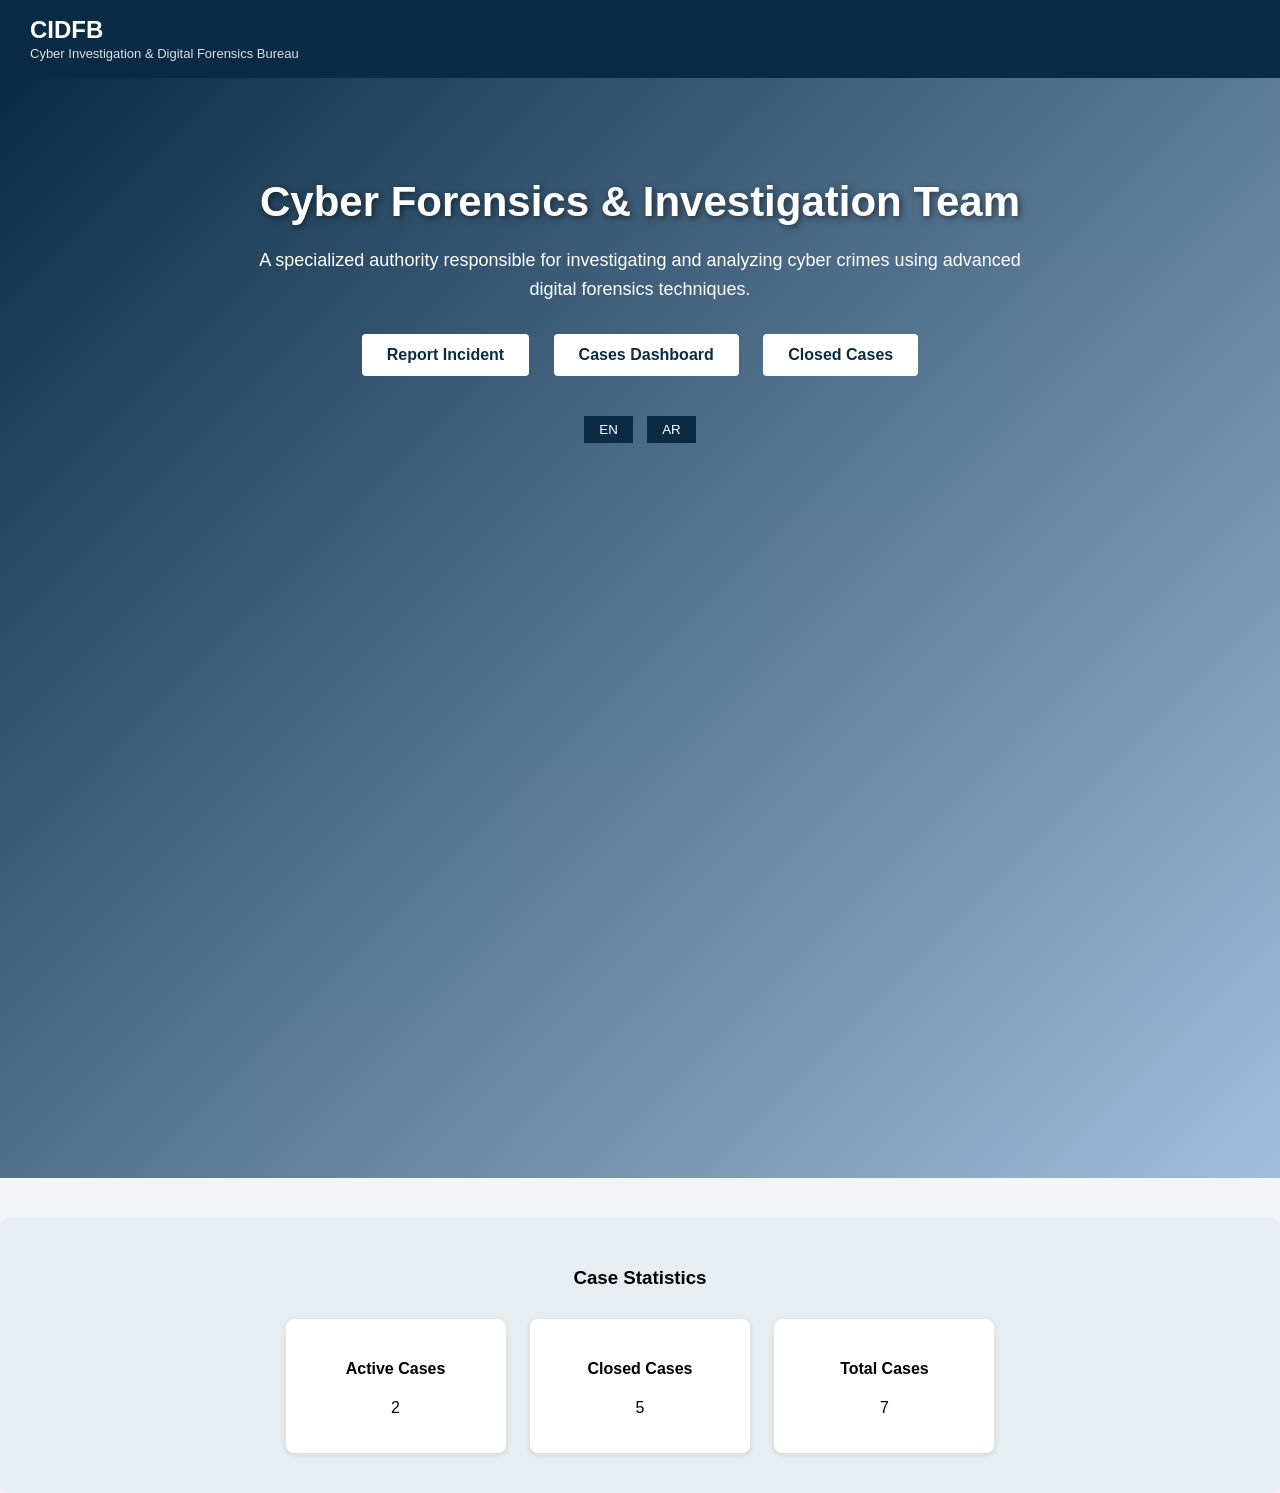
<file: index.html>
<!DOCTYPE html>
<html lang="en">
<head>
  <meta name="viewport" content="width=device-width, initial-scale=1.0">
  <meta charset="UTF-8">
  <title>CIDFB | Home</title>
  <link rel="stylesheet" href="style.css">
  <script>
    function switchLang(lang) {
      document.querySelectorAll('.lang-en').forEach(el => el.style.display = lang==='en'?'block':'none');
      document.querySelectorAll('.lang-ar').forEach(el => el.style.display = lang==='ar'?'block':'none');
    }
  </script>
</head>
<body>

<header>
  <h1>CIDFB</h1>
  <span>Cyber Investigation & Digital Forensics Bureau</span>
</header>

<section class="home-hero">
  <h2 class="main-title lang-en">Cyber Forensics & Investigation Team</h2>
  <h2 class="main-title lang-ar">فريق التحقيق والأدلة الجنائية الرقمية</h2>

  <p class="lang-en">
    A specialized authority responsible for investigating and analyzing cyber crimes
    using advanced digital forensics techniques.
  </p>

  <p class="lang-ar">
    جهة متخصصة مسؤولة عن التحقيق وتحليل الجرائم الإلكترونية
    باستخدام تقنيات الأدلة الجنائية الرقمية المتقدمة.
  </p>

  <div class="home-buttons">
    <a href="report.html">Report Incident</a>
    <a href="dashbord.html">Cases Dashboard</a>
    <a href="archive.html">Closed Cases</a>
  </div>

  <div class="lang-switch">
    <button onclick="switchLang('en')">EN</button>
    <button onclick="switchLang('ar')">AR</button>
  </div>
</section>

<section class="stats-section">
  <h3 class="lang-en">Case Statistics</h3>
  <h3 class="lang-ar">إحصائيات القضايا</h3>

  <div class="stat-card">
    <h4 class="lang-en">Active Cases</h4>
    <h4 class="lang-ar">القضايا النشطة</h4>
    <p>2</p>
  </div>

  <div class="stat-card">
    <h4 class="lang-en">Closed Cases</h4>
    <h4 class="lang-ar">القضايا المغلقة</h4>
    <p>5</p>
  </div>

  <div class="stat-card">
    <h4 class="lang-en">Total Cases</h4>
    <h4 class="lang-ar">إجمالي القضايا</h4>
    <p>7</p>
  </div>
</section>

</body>
</html>
</file>
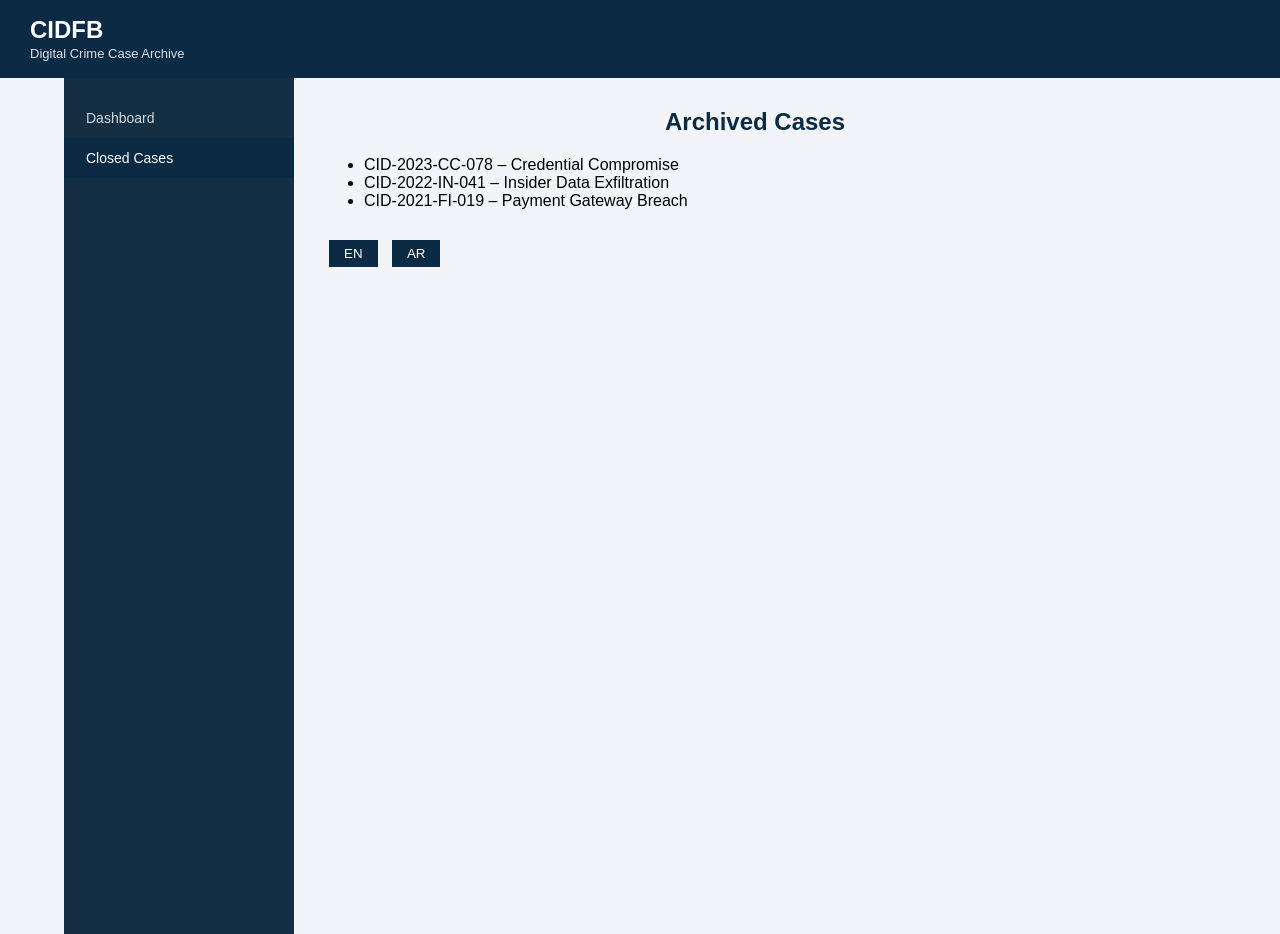
<file: archive.html>
<!DOCTYPE html>
<html lang="en">
<head>
  <meta name="viewport" content="width=device-width, initial-scale=1.0">
  <meta charset="UTF-8">
  <title>Closed Investigations</title>
  <link rel="stylesheet" href="style.css">
  <script>
    function switchLang(lang) {
      document.querySelectorAll('.lang-en').forEach(el => el.style.display = lang==='en'?'block':'none');
      document.querySelectorAll('.lang-ar').forEach(el => el.style.display = lang==='ar'?'block':'none');
    }
  </script>
</head>
<body>

<header>
  <h1>CIDFB</h1>
  <span>Digital Crime Case Archive</span>
</header>

<div class="container">

  <aside class="sidebar">
    <a href="dashbord.html">Dashboard</a>
    <a class="active">Closed Cases</a>
  </aside>

  <main>
    <h2 class="lang-en">Archived Cases</h2>
    <h2 class="lang-ar">القضايا المغلقة</h2>

    <ul class="archive-list">
      <li class="lang-en">CID-2023-CC-078 – Credential Compromise</li>
      <li class="lang-ar">CID-2023-CC-078 – تسريب بيانات الاعتماد</li>
      <li class="lang-en">CID-2022-IN-041 – Insider Data Exfiltration</li>
      <li class="lang-ar">CID-2022-IN-041 – تسريب بيانات داخلي</li>
      <li class="lang-en">CID-2021-FI-019 – Payment Gateway Breach</li>
      <li class="lang-ar">CID-2021-FI-019 – اختراق بوابة الدفع</li>
    </ul>

    <div class="lang-switch">
      <button onclick="switchLang('en')">EN</button>
      <button onclick="switchLang('ar')">AR</button>
    </div>

  </main>
</div>

</body>
</html>
</file>
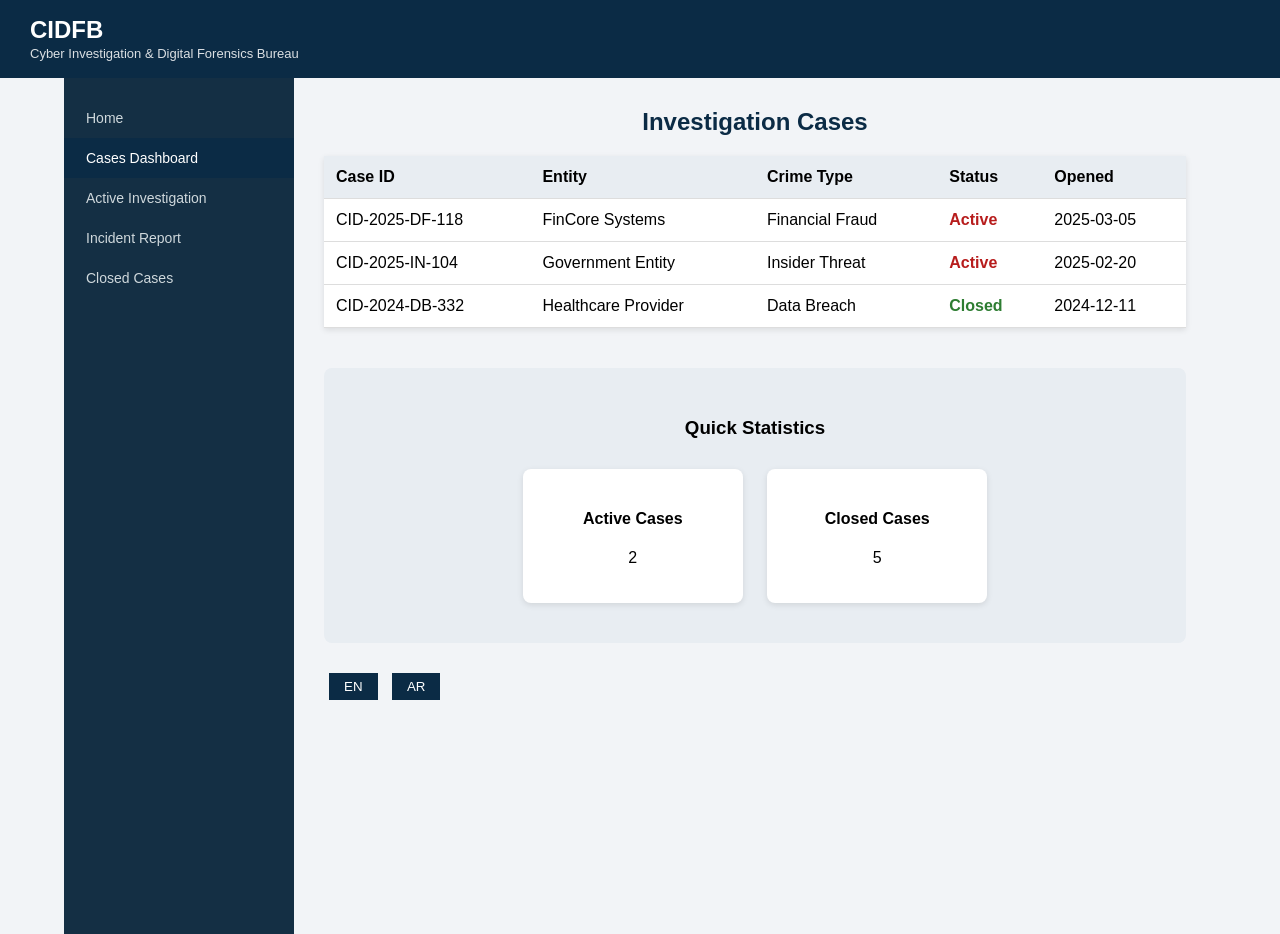
<file: case.html>
<!DOCTYPE html>
<html lang="en">
<head>
  <meta name="viewport" content="width=device-width, initial-scale=1.0">
  <meta charset="UTF-8">
  <title>CIDFB | Cases Dashboard</title>
  <link rel="stylesheet" href="style.css">
  <script>
    function switchLang(lang) {
      document.querySelectorAll('.lang-en').forEach(el => el.style.display = lang==='en'?'block':'none');
      document.querySelectorAll('.lang-ar').forEach(el => el.style.display = lang==='ar'?'block':'none');
    }
  </script>
</head>
<body>

<header>
  <h1>CIDFB</h1>
  <span>Cyber Investigation & Digital Forensics Bureau</span>
</header>

<div class="container">

  <aside class="sidebar">
    <a href="index.html">Home</a>
    <a class="active">Cases Dashboard</a>
    <a href="case.html">Active Investigation</a>
    <a href="report.html">Incident Report</a>
    <a href="archive.html">Closed Cases</a>
  </aside>

  <main>
    <h2 class="lang-en">Investigation Cases</h2>
    <h2 class="lang-ar">قائمة القضايا</h2>

    <table>
      <tr>
        <th class="lang-en">Case ID</th>
        <th class="lang-ar">رقم القضية</th>
        <th class="lang-en">Entity</th>
        <th class="lang-ar">الجهة</th>
        <th class="lang-en">Crime Type</th>
        <th class="lang-ar">نوع الجريمة</th>
        <th class="lang-en">Status</th>
        <th class="lang-ar">الحالة</th>
        <th class="lang-en">Opened</th>
        <th class="lang-ar">تاريخ الفتح</th>
      </tr>

      <tr>
        <td>CID-2025-DF-118</td>
        <td>FinCore Systems</td>
        <td>Financial Fraud</td>
        <td class="active-status">Active</td>
        <td>2025-03-05</td>
      </tr>

      <tr>
        <td>CID-2025-IN-104</td>
        <td>Government Entity</td>
        <td>Insider Threat</td>
        <td class="active-status">Active</td>
        <td>2025-02-20</td>
      </tr>

      <tr>
        <td>CID-2024-DB-332</td>
        <td>Healthcare Provider</td>
        <td>Data Breach</td>
        <td class="closed-status">Closed</td>
        <td>2024-12-11</td>
      </tr>
    </table>

    <section class="stats-section">
      <h3 class="lang-en">Quick Statistics</h3>
      <h3 class="lang-ar">إحصائيات سريعة</h3>

      <div class="stat-card">
        <h4 class="lang-en">Active Cases</h4>
        <h4 class="lang-ar">القضايا النشطة</h4>
        <p>2</p>
      </div>

      <div class="stat-card">
        <h4 class="lang-en">Closed Cases</h4>
        <h4 class="lang-ar">القضايا المغلقة</h4>
        <p>5</p>
      </div>
    </section>

    <div class="lang-switch">
      <button onclick="switchLang('en')">EN</button>
      <button onclick="switchLang('ar')">AR</button>
    </div>

  </main>
</div>

</body>
</html>
</file>
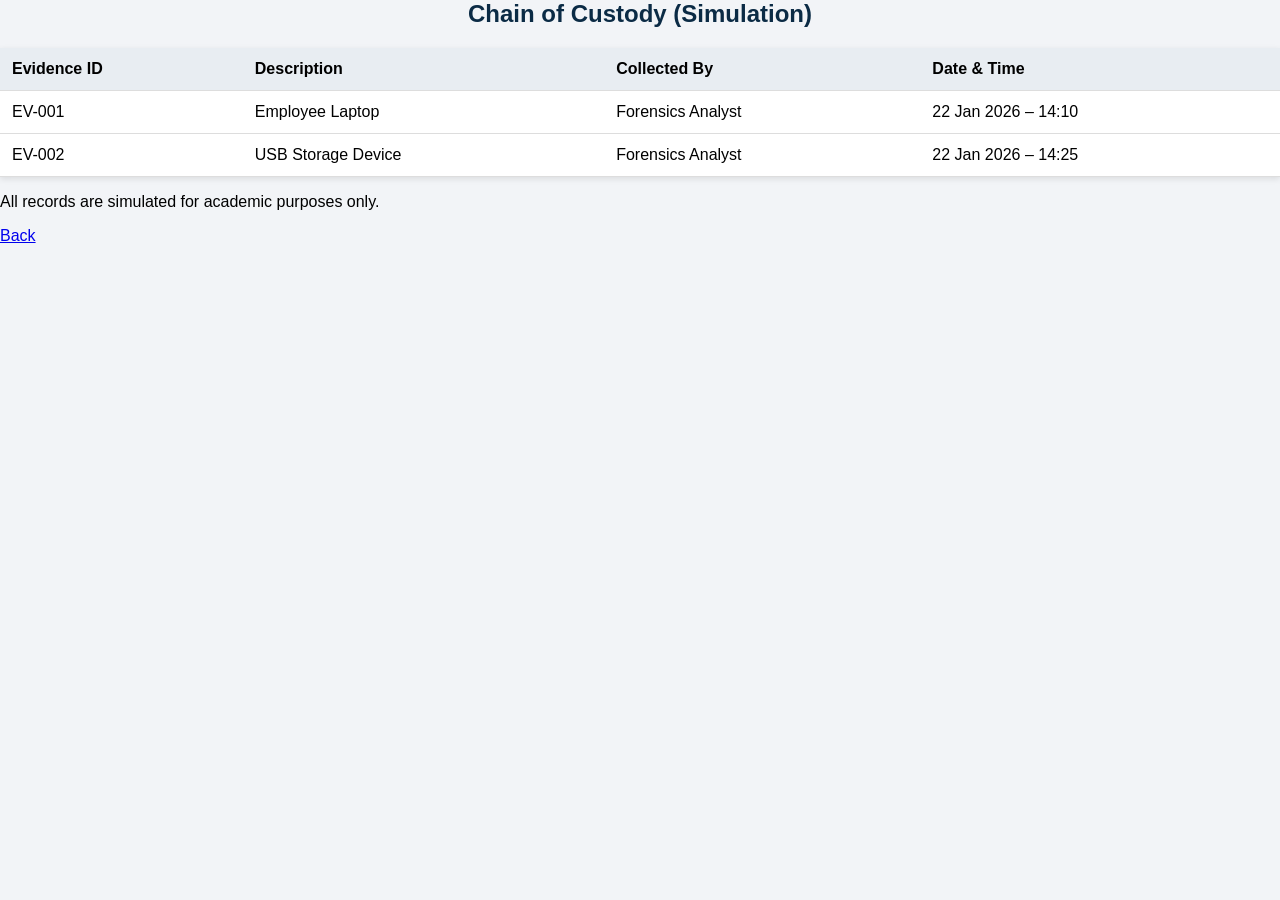
<file: custody.html>
<!DOCTYPE html>
<html lang="en">
<head>
  <meta name="viewport" content="width=device-width, initial-scale=1.0">
  <meta charset="UTF-8">
  <meta name="viewport" content="width=device-width, initial-scale=1.0">
  <title>Chain of Custody</title>
  <link rel="stylesheet" href="style.css">
</head>
<body>

<h2>Chain of Custody (Simulation)</h2>

<table>
<tr>
  <th>Evidence ID</th>
  <th>Description</th>
  <th>Collected By</th>
  <th>Date & Time</th>
</tr>

<tr>
  <td>EV-001</td>
  <td>Employee Laptop</td>
  <td>Forensics Analyst</td>
  <td>22 Jan 2026 – 14:10</td>
</tr>

<tr>
  <td>EV-002</td>
  <td>USB Storage Device</td>
  <td>Forensics Analyst</td>
  <td>22 Jan 2026 – 14:25</td>
</tr>
</table>

<p class="notice">
All records are simulated for academic purposes only.
</p>

<a href="index.html" class="btn">Back</a>

</body>
</html>
</file>
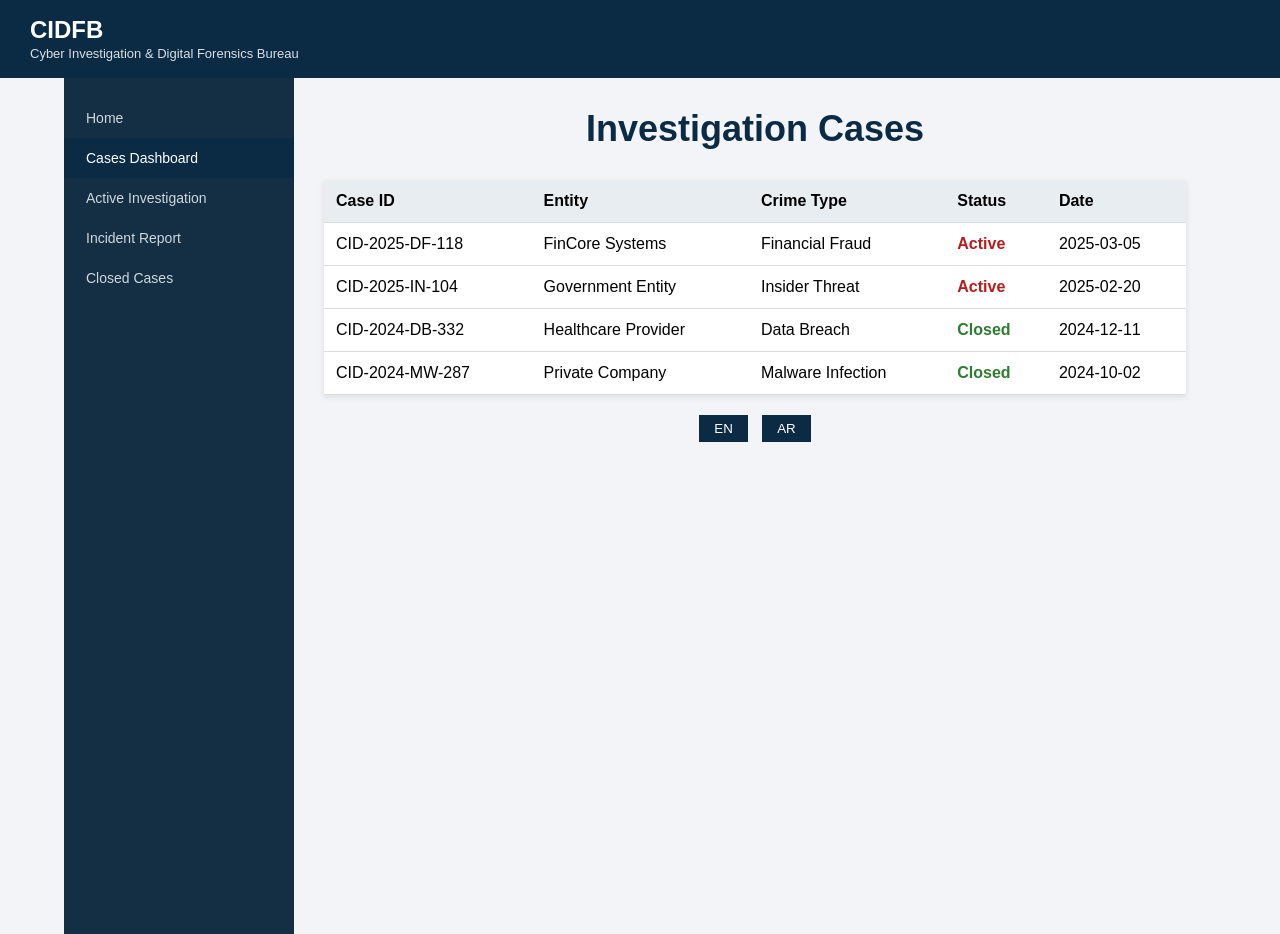
<file: dashbord.html>
<!DOCTYPE html>
<html lang="en">
<head>
  <meta name="viewport" content="width=device-width, initial-scale=1.0">
  <meta charset="UTF-8">
  <title>CIDFB | Cases Dashboard</title>
  <link rel="stylesheet" href="style.css">
  <script>
    function switchLang(lang) {
      document.querySelectorAll('.lang-en').forEach(el => el.style.display = lang==='en'?'block':'none');
      document.querySelectorAll('.lang-ar').forEach(el => el.style.display = lang==='ar'?'block':'none');
    }
  </script>
</head>
<body>

<header>
  <h1>CIDFB</h1>
  <span>Cyber Investigation & Digital Forensics Bureau</span>
</header>

<div class="container">

  <aside class="sidebar">
    <a href="index.html">Home</a>
    <a class="active">Cases Dashboard</a>
    <a href="case.html">Active Investigation</a>
    <a href="report.html">Incident Report</a>
    <a href="archive.html">Closed Cases</a>
  </aside>

  <main>
    <h2 class="lang-en" style="color:#0b2b45; font-size:36px; text-align:center;">Investigation Cases</h2>
    <h2 class="lang-ar" style="color:#0b2b45; font-size:36px; text-align:center;">قائمة القضايا</h2>

    <table>
      <tr>
        <th class="lang-en">Case ID</th>
        <th class="lang-ar">رقم القضية</th>
        <th class="lang-en">Entity</th>
        <th class="lang-ar">الجهة</th>
        <th class="lang-en">Crime Type</th>
        <th class="lang-ar">نوع الجريمة</th>
        <th class="lang-en">Status</th>
        <th class="lang-ar">الحالة</th>
        <th class="lang-en">Date</th>
        <th class="lang-ar">التاريخ </th>
      </tr>

      <tr>
        <td>CID-2025-DF-118</td>
        <td>FinCore Systems</td>
        <td>Financial Fraud</td>
        <td class="active-status">Active</td>
        <td>2025-03-05</td>
      </tr>

      <tr>
        <td>CID-2025-IN-104</td>
        <td>Government Entity</td>
        <td>Insider Threat</td>
        <td class="active-status">Active</td>
        <td>2025-02-20</td>
      </tr>

      <tr>
        <td>CID-2024-DB-332</td>
        <td>Healthcare Provider</td>
        <td>Data Breach</td>
        <td class="closed-status">Closed</td>
        <td>2024-12-11</td>
      </tr>

      <tr>
        <td>CID-2024-MW-287</td>
        <td>Private Company</td>
        <td>Malware Infection</td>
        <td class="closed-status">Closed</td>
        <td>2024-10-02</td>
      </tr>

    </table>

    <div class="lang-switch" style="text-align:center; margin-top:20px;">
      <button onclick="switchLang('en')">EN</button>
      <button onclick="switchLang('ar')">AR</button>
    </div>

  </main>
</div>

</body>

</html>
</file>
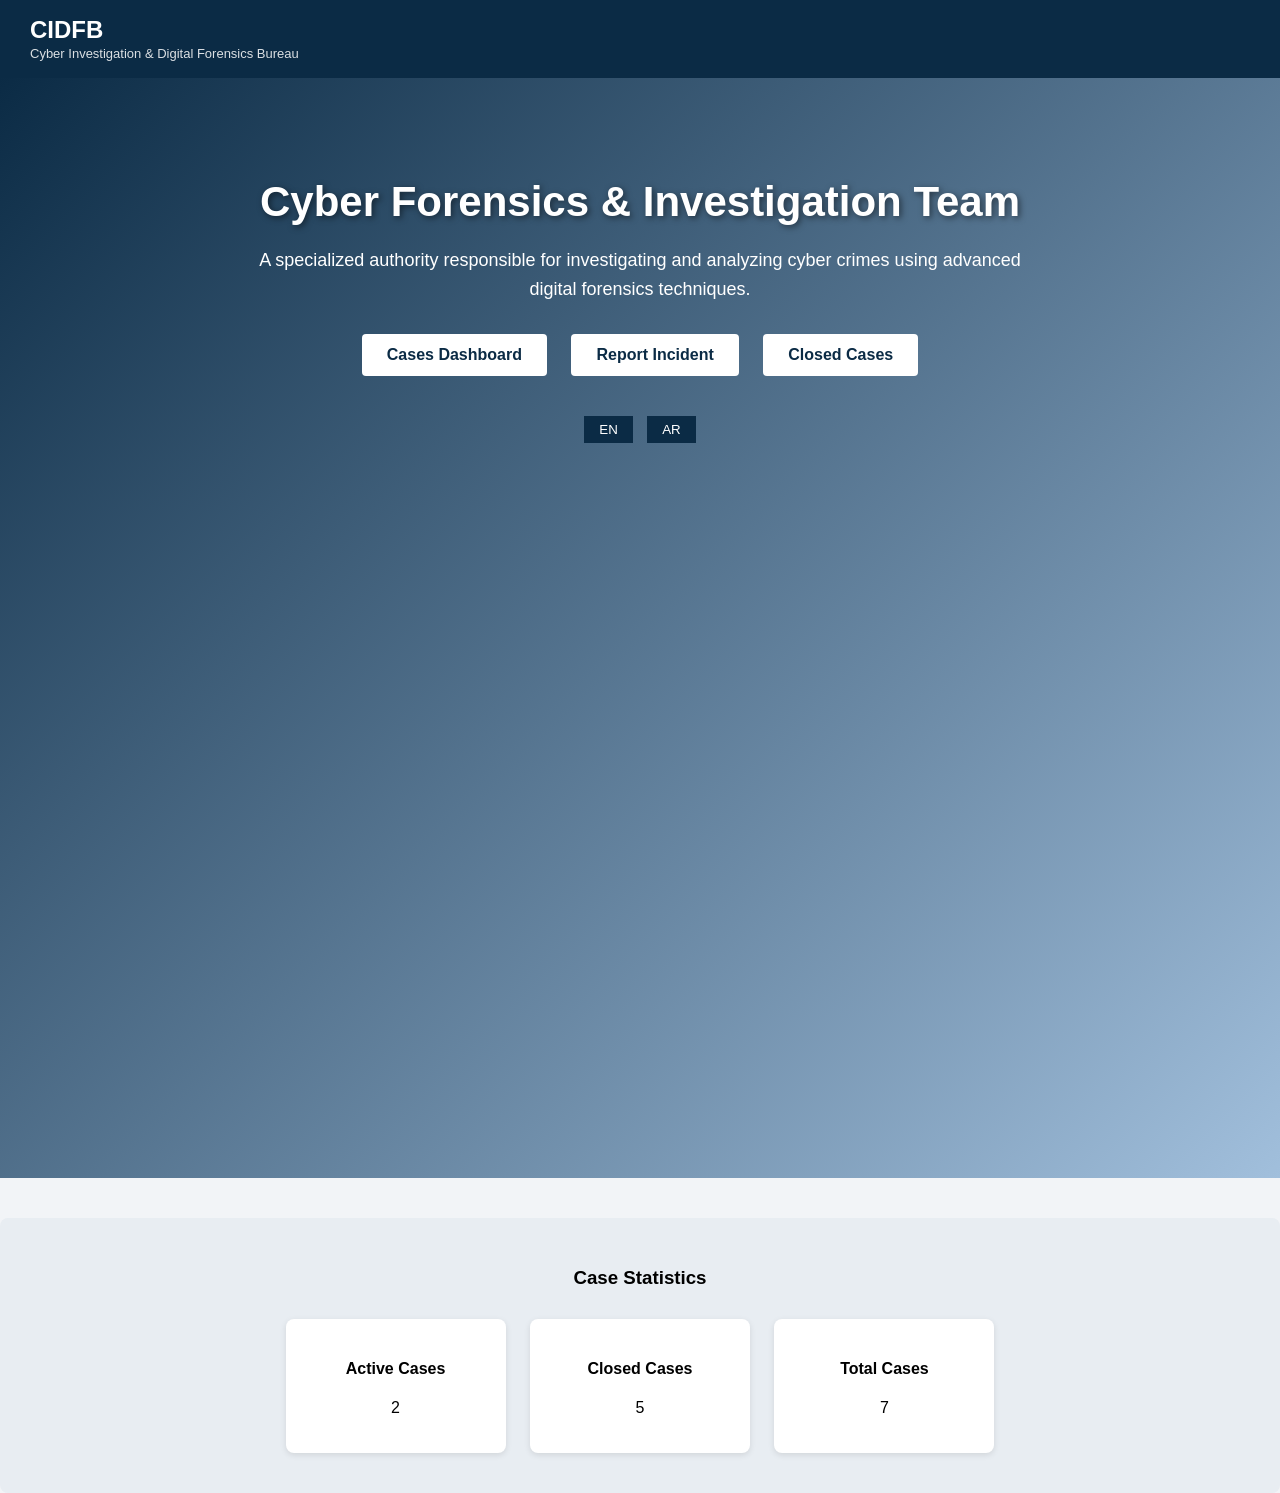
<file: home.html>
<!DOCTYPE html>
<html lang="en">
<head>
  <meta charset="UTF-8">
  <title>CIDFB | Home</title>
  <link rel="stylesheet" href="style.css">
  <script>
    function switchLang(lang) {
      document.querySelectorAll('.lang-en').forEach(el => el.style.display = lang==='en'?'block':'none');
      document.querySelectorAll('.lang-ar').forEach(el => el.style.display = lang==='ar'?'block':'none');
    }
  </script>
</head>
<body>

<header>
  <h1>CIDFB</h1>
  <span>Cyber Investigation & Digital Forensics Bureau</span>
</header>

<section class="home-hero">
  <h2 class="main-title lang-en">Cyber Forensics & Investigation Team</h2>
  <h2 class="main-title lang-ar">فريق التحقيق والأدلة الجنائية الرقمية</h2>

  <p class="lang-en">
    A specialized authority responsible for investigating and analyzing cyber crimes
    using advanced digital forensics techniques.
  </p>

  <p class="lang-ar">
    جهة متخصصة مسؤولة عن التحقيق وتحليل الجرائم الإلكترونية
    باستخدام تقنيات الأدلة الجنائية الرقمية المتقدمة.
  </p>

  <div class="home-buttons">
    <a href="index.html">Cases Dashboard</a>
    <a href="report.html">Report Incident</a>
    <a href="archive.html">Closed Cases</a>
  </div>

  <div class="lang-switch">
    <button onclick="switchLang('en')">EN</button>
    <button onclick="switchLang('ar')">AR</button>
  </div>
</section>

<section class="stats-section">
  <h3 class="lang-en">Case Statistics</h3>
  <h3 class="lang-ar">إحصائيات القضايا</h3>

  <div class="stat-card">
    <h4 class="lang-en">Active Cases</h4>
    <h4 class="lang-ar">القضايا النشطة</h4>
    <p>2</p>
  </div>

  <div class="stat-card">
    <h4 class="lang-en">Closed Cases</h4>
    <h4 class="lang-ar">القضايا المغلقة</h4>
    <p>5</p>
  </div>

  <div class="stat-card">
    <h4 class="lang-en">Total Cases</h4>
    <h4 class="lang-ar">إجمالي القضايا</h4>
    <p>7</p>
  </div>
</section>

</body>
</html>
</file>
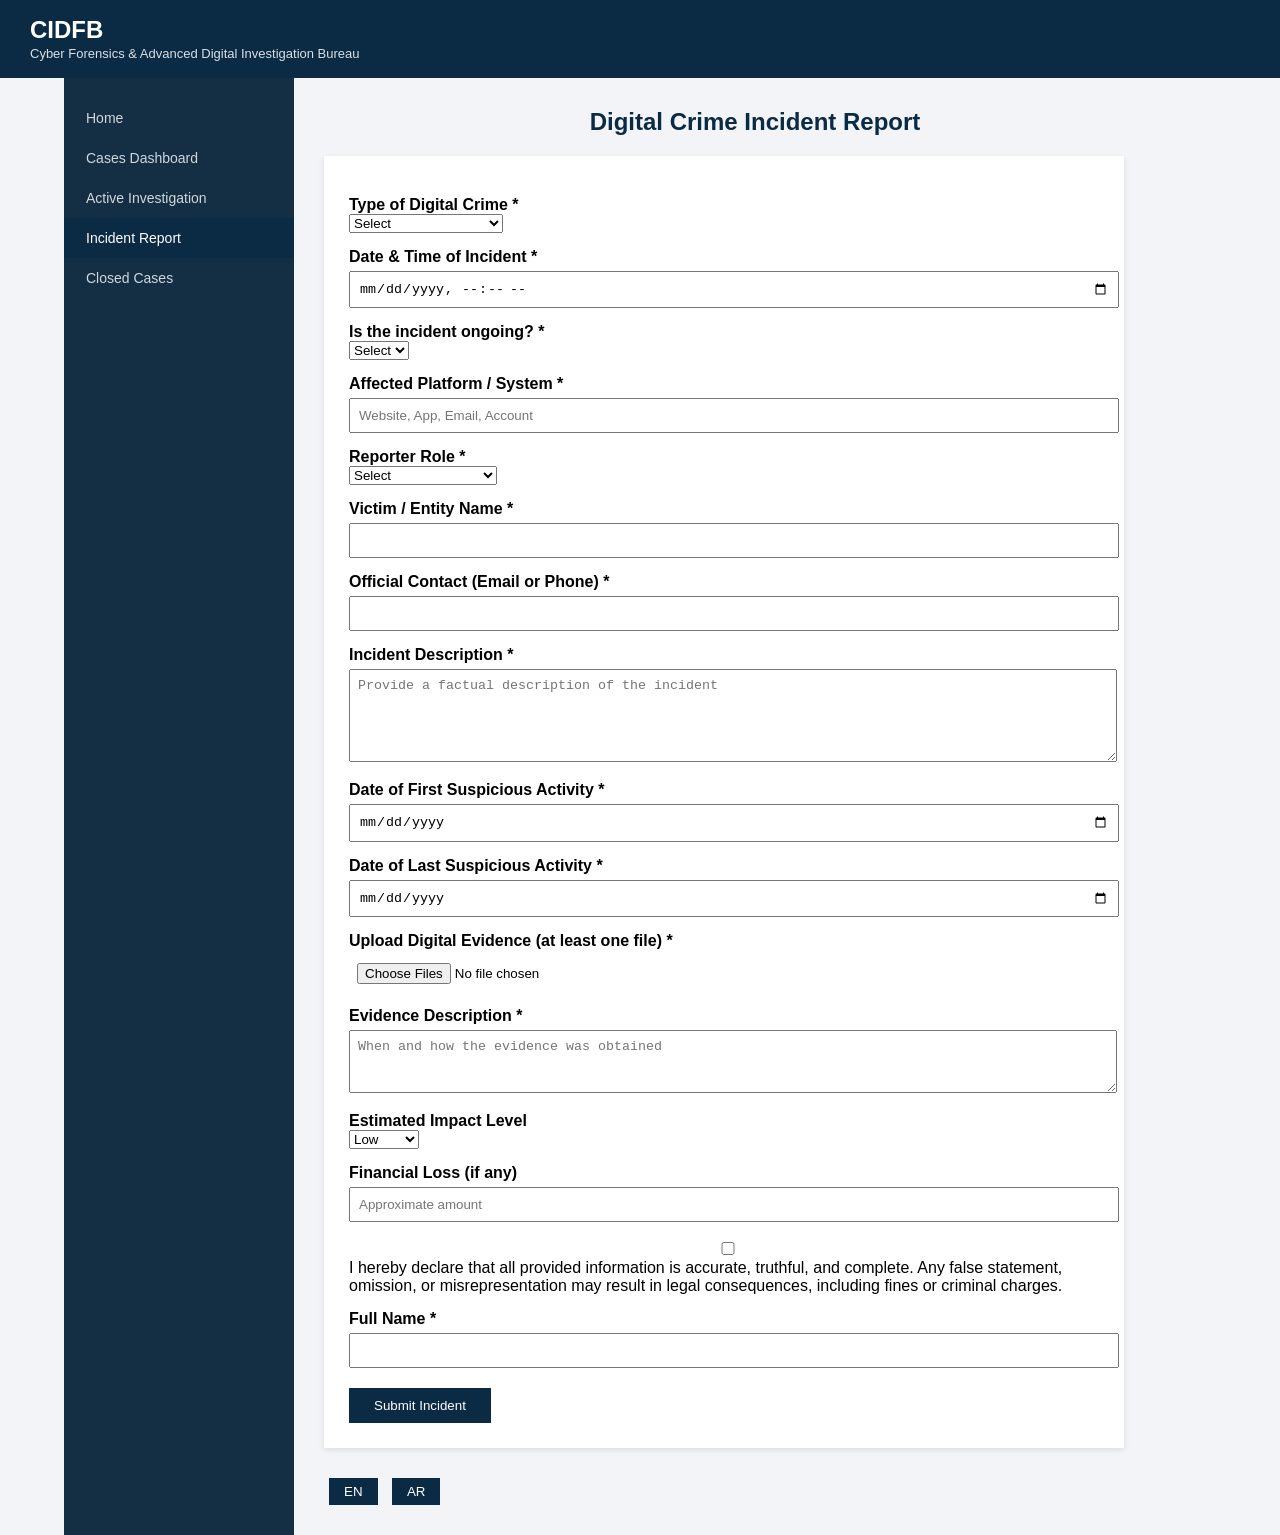
<file: report.html>
<!DOCTYPE html>
<html lang="en">
<head>
  <meta name="viewport" content="width=device-width, initial-scale=1.0">
  <meta charset="UTF-8">
  <title>Digital Crime Incident Report</title>
  <link rel="stylesheet" href="style.css">

  <script>
    // تحديد اللغة الحالية
    let currentLang = 'en';

    function switchLang(lang) {
      currentLang = lang;
      document.querySelectorAll('.lang-en').forEach(el => el.style.display = lang==='en'?'block':'none');
      document.querySelectorAll('.lang-ar').forEach(el => el.style.display = lang==='ar'?'block':'none');
    }

    function validateForm() {
      const evidence = document.getElementById("evidence").files.length;
      const agree = document.getElementById("agreement").checked;

      if (evidence < 1) {
        if(currentLang==='en'){
          alert("At least one digital evidence file is required.");
        } else {
          alert("يجب رفع ملف واحد على الأقل من الأدلة الرقمية.");
        }
        return false;
      }

      if (!agree) {
        if(currentLang==='en'){
          alert("You must agree to the legal declaration before submitting. Failing to do so may result in legal consequences.");
        } else {
          alert("يجب الموافقة على التصريح القانوني قبل الإرسال. عدم الموافقة أو تقديم معلومات غير صحيحة قد يؤدي إلى مساءلة قانونية.");
        }
        return false;
      }

      if(currentLang==='en'){
        alert("Incident submitted successfully (Simulation).");
      } else {
        alert("تم إرسال البلاغ بنجاح (محاكاة).");
      }

      return true;
    }
  </script>
</head>

<body>

<header>
  <h1>CIDFB</h1>
  <span>Cyber Forensics & Advanced Digital Investigation Bureau</span>
</header>

<div class="container">

  <aside class="sidebar">
    <a href="index.html">Home</a>
    <a href="dashbord.html">Cases Dashboard</a>
    <a href="case.html">Active Investigation</a>
    <a class="active">Incident Report</a>
    <a href="archive.html">Closed Cases</a>
  </aside>

  <main>
    <h2 class="lang-en">Digital Crime Incident Report</h2>
    <h2 class="lang-ar">نموذج تقرير حادثة الجرائم الرقمية</h2>

    <form onsubmit="return validateForm()">

      <!-- Crime Information -->
      <label class="lang-en">Type of Digital Crime *</label>
      <label class="lang-ar">نوع الجريمة الرقمية *</label>
      <select required>
        <option value="">Select</option>
        <option>Account Compromise</option>
        <option>Financial Fraud</option>
        <option>Cyber Blackmail</option>
        <option>Data Breach</option>
        <option>Identity Impersonation</option>
      </select>

      <label class="lang-en">Date & Time of Incident *</label>
      <label class="lang-ar">تاريخ ووقت الحادث *</label>
      <input type="datetime-local" required>

      <label class="lang-en">Is the incident ongoing? *</label>
      <label class="lang-ar">هل الحادث مستمر؟ *</label>
      <select required>
        <option value="">Select</option>
        <option>Yes</option>
        <option>No</option>
      </select>

      <label class="lang-en">Affected Platform / System *</label>
      <label class="lang-ar">المنصة / النظام المتأثر *</label>
      <input type="text" placeholder="Website, App, Email, Account" required>

      <!-- Victim Information -->
      <label class="lang-en">Reporter Role *</label>
      <label class="lang-ar">دور المبلغ *</label>
      <select required>
        <option value="">Select</option>
        <option>Victim</option>
        <option>Legal Representative</option>
        <option>Technical Entity</option>
      </select>

      <label class="lang-en">Victim / Entity Name *</label>
      <label class="lang-ar">اسم الضحية / الجهة *</label>
      <input type="text" required>

      <label class="lang-en">Official Contact (Email or Phone) *</label>
      <label class="lang-ar">جهة الاتصال الرسمية (البريد الإلكتروني أو الهاتف) *</label>
      <input type="text" required>

      <!-- Technical Details -->
      <label class="lang-en">Incident Description *</label>
      <label class="lang-ar">وصف الحادث *</label>
      <textarea rows="5" maxlength="500" placeholder="Provide a factual description of the incident" required></textarea>

      <label class="lang-en">Date of First Suspicious Activity *</label>
      <label class="lang-ar">تاريخ أول نشاط مشبوه *</label>
      <input type="date" required>

      <label class="lang-en">Date of Last Suspicious Activity *</label>
      <label class="lang-ar">تاريخ آخر نشاط مشبوه *</label>
      <input type="date" required>

      <!-- Evidence -->
      <label class="lang-en">Upload Digital Evidence (at least one file) *</label>
      <label class="lang-ar">رفع الأدلة الرقمية (ملف واحد على الأقل) *</label>
      <input type="file" id="evidence" multiple>

      <label class="lang-en">Evidence Description *</label>
      <label class="lang-ar">وصف الأدلة *</label>
      <textarea rows="3" placeholder="When and how the evidence was obtained" required></textarea>

      <!-- Optional Section -->
      <label class="lang-en">Estimated Impact Level</label>
      <label class="lang-ar">تقدير مستوى التأثير</label>
      <select>
        <option>Low</option>
        <option>Medium</option>
        <option>High</option>
        <option>Critical</option>
      </select>

      <label class="lang-en">Financial Loss (if any)</label>
      <label class="lang-ar">الخسارة المالية (إن وجدت)</label>
      <input type="text" placeholder="Approximate amount">

      <!-- Legal Declaration -->
      <div class="checkbox-group">
        <label class="lang-en">
          <input type="checkbox" id="agreement">
          I hereby declare that all provided information is accurate, truthful, and complete. Any false statement, omission, or misrepresentation may result in legal consequences, including fines or criminal charges.
        </label>
        <label class="lang-ar">
          <input type="checkbox" id="agreement">
          أقر بموجب هذا أن جميع المعلومات المقدمة دقيقة وصحيحة وكاملة. أي تصريح خاطئ، أو حذف معلومات، أو تحريف للحقائق قد يؤدي إلى مساءلة قانونية، بما في ذلك الغرامات أو الملاحقة الجنائية.
        </label>
      </div>

      <label class="lang-en">Full Name *</label>
      <label class="lang-ar">الاسم الكامل *</label>
      <input type="text" required>

      <button type="submit" class="lang-en">Submit Incident</button>
      <button type="submit" class="lang-ar">إرسال البلاغ</button>

    </form>

    <div class="lang-switch">
      <button onclick="switchLang('en')">EN</button>
      <button onclick="switchLang('ar')">AR</button>
    </div>

  </main>
</div>

</body>
</html>
</file>
<file: style.css>
/* عام */
.container {
  width: 90%; /* بدل 800px */
  margin: 0 auto;
  display: flex;
  flex-wrap: wrap; /* يسمح للـ sidebar والـ main بالتكيف */
}

body {
  margin: 0;
  font-family: "Segoe UI", Arial, sans-serif;
  background: #f2f4f7;
  transition: all 0.3s;
}

header {
  background: #0b2b45;
  color: white;
  padding: 16px 30px;
}

header h1 {
  margin: 0;
  font-size: 24px;
}

header span {
  font-size: 13px;
  opacity: 0.85;
}

/* Sidebar */
.sidebar {
  width: 230px;
  background: #142f44;
  min-height: calc(100vh - 64px);
  padding-top: 20px;
}

.sidebar a {
  display: block;
  color: #cfd8dc;
  padding: 12px 22px;
  text-decoration: none;
  font-size: 14px;
}

.sidebar a:hover,
.sidebar a.active {
  background: #0b2b45;
  color: white;
}

/* Main content */
main {
  flex: 1;
  padding: 30px;
}

h2 {
  margin-top: 0;
  color: #0b2b45;
  text-align: center;
}

table {
  width: 100%;
  background: white;
  border-collapse: collapse;
  box-shadow: 0 2px 6px rgba(0,0,0,0.1);
}

th, td {
  padding: 12px;
  border-bottom: 1px solid #ddd;
  text-align: left;
}

th {
  background: #e8edf2;
}

.active-status {
  color: #b71c1c;
  font-weight: bold;
}

.closed-status {
  color: #2e7d32;
  font-weight: bold;
}

.card {
  background: white;
  padding: 20px;
  margin-bottom: 20px;
  box-shadow: 0 2px 6px rgba(0,0,0,0.1);
}

form {
  background: white;
  padding: 25px;
  max-width: 750px;
  box-shadow: 0 2px 6px rgba(0,0,0,0.1);
}

label {
  display: block;
  margin-top: 15px;
  font-weight: bold;
}

input, textarea {
  width: 100%;
  padding: 8px;
  margin-top: 5px;
}

.checkbox-group label {
  font-weight: normal;
}

button {
  margin-top: 20px;
  padding: 10px 25px;
  background: #0b2b45;
  color: white;
  border: none;
  cursor: pointer;
}

/* Home Hero */
.home-hero {
  background: linear-gradient(135deg, #0b2b45, #a1bfdc);
  color: white;
  padding: 100px 40px;
  text-align: center;
  min-height: 100vh;
}

.home-hero h2 {
  color: white;
  font-size: 42px;
  margin-bottom: 20px;
  text-shadow: 2px 2px 6px rgba(0,0,0,0.5);
}

.home-hero p {
  max-width: 800px;
  margin: 0 auto 20px;
  font-size: 18px;
  line-height: 1.6;
}

.home-buttons a {
  display: inline-block;
  margin: 10px;
  padding: 12px 25px;
  background: white;
  color: #0b2b45;
  text-decoration: none;
  font-weight: bold;
  border-radius: 4px;
}

.home-buttons a:hover {
  background: #e0e0e0;
}

.lang-switch {
  margin-top: 30px;
}

.lang-switch button {
  margin: 0 5px;
  padding: 6px 15px;
  border: none;
  cursor: pointer;
}

.lang-ar {
  display: none;
  direction: rtl;
}

.stats-section {
  background: #e8edf2;
  padding: 30px 20px;
  text-align: center;
  border-radius: 8px;
  margin-top: 40px;
}

.stats-section h3 {
  margin-bottom: 20px;
}

.stat-card {
  display: inline-block;
  width: 180px;
  margin: 10px;
  padding: 20px;
  background: white;
  border-radius: 8px;
  box-shadow: 0 2px 6px rgba(0,0,0,0.1);
}

.timeline {
  list-style: none;
  padding: 0;
}

.timeline li {
  background: #fff;
  padding: 12px 20px;
  margin-bottom: 10px;
  position: relative;
  border-left: 4px solid #0b2b45;
  box-shadow: 0 1px 3px rgba(0,0,0,0.1);
}

.timeline li::before {
  content: '';
  position: absolute;
  left: -9px;
  top: 12px;
  width: 12px;
  height: 12px;
  background: #0b2b45;
  border-radius: 50%;
}

.evidence-section {
  margin-top: 20px;
}

.evidence-card {
  background: #fff;
  padding: 15px;
  margin-bottom: 10px;
  border-left: 4px solid #2e7d32;
  box-shadow: 0 1px 3px rgba(0,0,0,0.1);
}

/* ======== Responsive للجوال ======== */
@media only screen and (max-width: 768px) {
  .container {
    flex-direction: column; /* sidebar تحت الهيدر */
  }
  
  .sidebar {
    width: 100%;
    min-height: auto;
  }
  
  main {
    padding: 15px;
  }
  
  header h1 {
    font-size: 20px;
  }
  
  header span {
    font-size: 12px;
  }
  
  .home-hero {
    padding: 60px 20px;
  }
  
  .home-hero h2 {
    font-size: 32px;
  }
  
  .home-hero p {
    font-size: 16px;
  }
  
  .home-buttons a {
    padding: 10px 20px;
    font-size: 14px;
  }
  
  table, th, td {
    font-size: 14px;
    padding: 10px;
  }
  
  .stat-card {
    width: 140px;
    padding: 15px;
    margin: 8px;
  }
  
  form {
    padding: 20px;
  }
}
</file>
